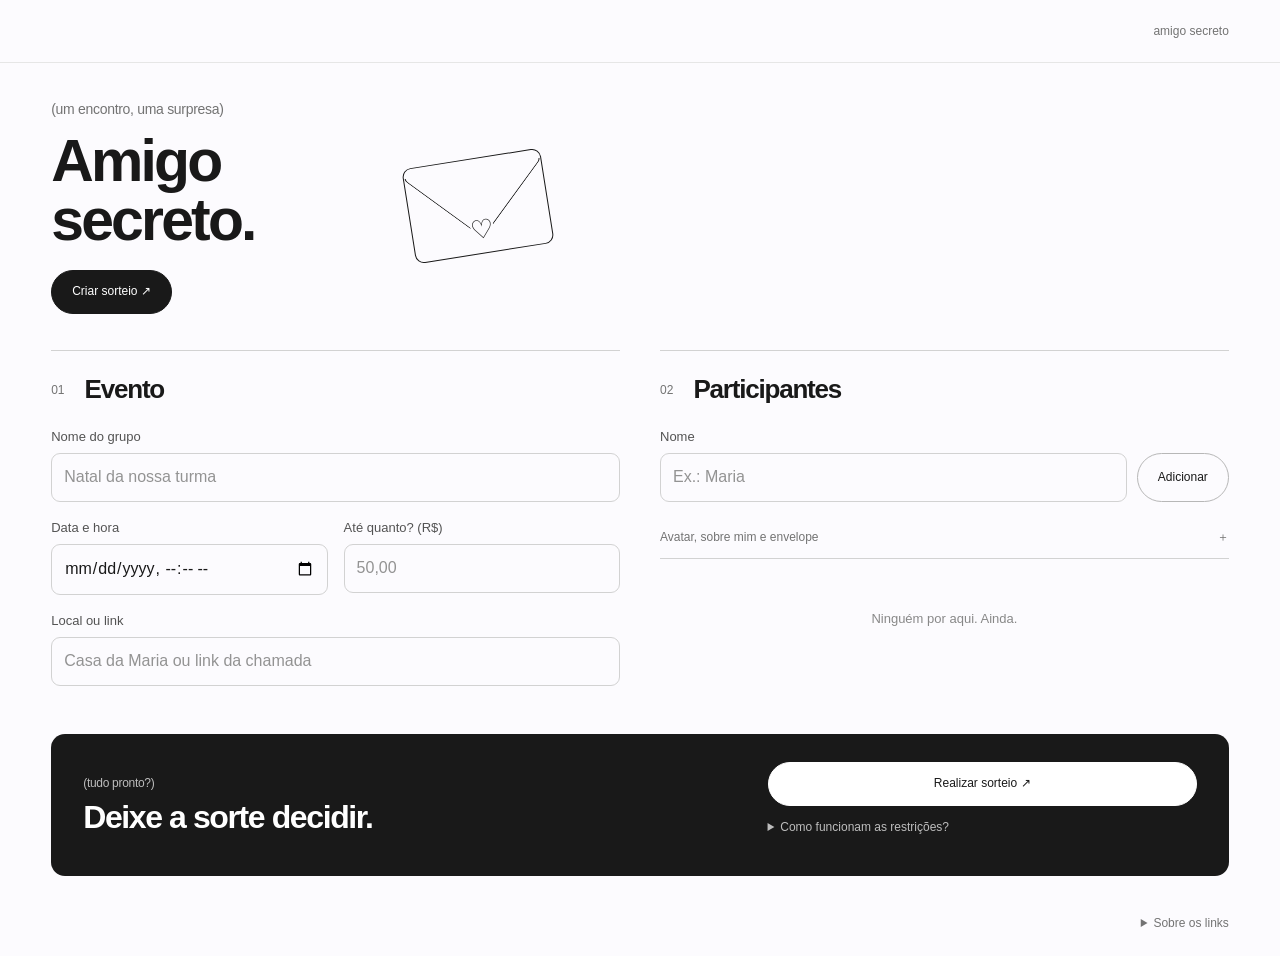
<file: index.html>
<!doctype html>
<html lang="pt-BR">
<head>
  <meta charset="UTF-8">
  <meta name="viewport" content="width=device-width, initial-scale=1">
  <meta name="referrer" content="no-referrer">
  <title>Amigo Secreto</title>
  <link rel="stylesheet" href="style.css">
  <script src="script.js" defer></script>
</head>
<body data-page="organizar">
  <header class="brand"><a href="index.html"></a><span>amigo secreto</span></header>
  <main>
    <section class="intro"><div><span class="eyebrow">(um encontro, uma surpresa)</span><h1>Amigo<br>secreto.</h1><a class="button primary" href="#evento">Criar sorteio ↗</a></div><div class="hero-envelope" aria-hidden="true"><span>♡</span></div></section>
    <form id="config">
      <fieldset id="fields">
        <section class="card"><h2><span class="step">01</span> Evento</h2>
          <div class="grid">
            <label class="wide">Nome do grupo<input id="evento" required maxlength="100" placeholder="Natal da nossa turma"></label>
            <label>Data e hora<input id="data" type="datetime-local" required></label>
            <label>Até quanto? (R$)<input id="valor" type="number" min="0" max="1000000" step="0.01" required placeholder="50,00" inputmode="decimal"></label>
            <label class="wide">Local ou link<input id="local" required maxlength="500" placeholder="Casa da Maria ou link da chamada"></label>
          </div>
        </section>
        <section class="card"><h2><span class="step">02</span> Participantes</h2>
          <label for="nome">Nome</label><div class="add-row"><input id="nome" maxlength="80" placeholder="Ex.: Maria" autocomplete="off"><button id="adicionar" type="button">Adicionar</button></div>
          <details class="profile-editor"><summary>Avatar, sobre mim e envelope <span>＋</span></summary><div class="profile-content">
            <fieldset><legend>Avatar</legend><div id="avatares" class="avatar-picker"></div></fieldset>
            <label for="sobre">Sobre mim</label><textarea id="sobre" maxlength="400" rows="3" placeholder="Gostos, tamanho de roupa, ideias de presente…"></textarea>
            
            <fieldset><legend>Envelope</legend><div id="cores" class="color-picker"></div></fieldset>
            <div id="mini-envelope" class="mini-envelope" aria-hidden="true">✉</div>
          </div></details>
          <div id="participantes" class="participants"></div><p id="vazio" class="empty">Ninguém por aqui. Ainda.</p>
        </section>
        <section class="draw-panel"><div><span class="eyebrow">(tudo pronto?)</span><h2>Deixe a sorte<br> decidir.</h2></div><div><button class="primary full" type="submit">Realizar sorteio ↗</button><details class="help"><summary>Como funcionam as restrições?</summary><p>Ninguém tira a si mesmo. Em cada perfil, marque quem a pessoa não pode tirar. Para bloquear um par nos dois sentidos, marque nos dois perfis.</p></details></div></section>
      </fieldset>
    </form>
    <p id="status" role="status" aria-live="polite"></p>
    <section id="resultado" class="card" hidden tabindex="-1"><span class="eyebrow">(convites)</span><h2>Segredos prontos.</h2><p>Um link para cada pessoa.</p><div id="links"></div><div class="actions"><button id="copiar-backup" type="button">Copiar todos</button><button id="baixar-backup" type="button">Baixar backup</button></div><p class="hint">Baixe o backup antes de sair. Não salvamos os resultados.</p><button id="novo" class="text-button" type="button">Refazer sorteio</button><p class="hint">Links antigos continuam válidos se você refizer.</p></section>
    <footer><span></span><details><summary>Sobre os links</summary><p>Quem tem o link pode abrir o resultado. Base64 não é criptografia. Guarde seu backup em particular.</p></details></footer>
  </main>
  <noscript>Ative o JavaScript para realizar o sorteio.</noscript>
</body>
</html>
</file>
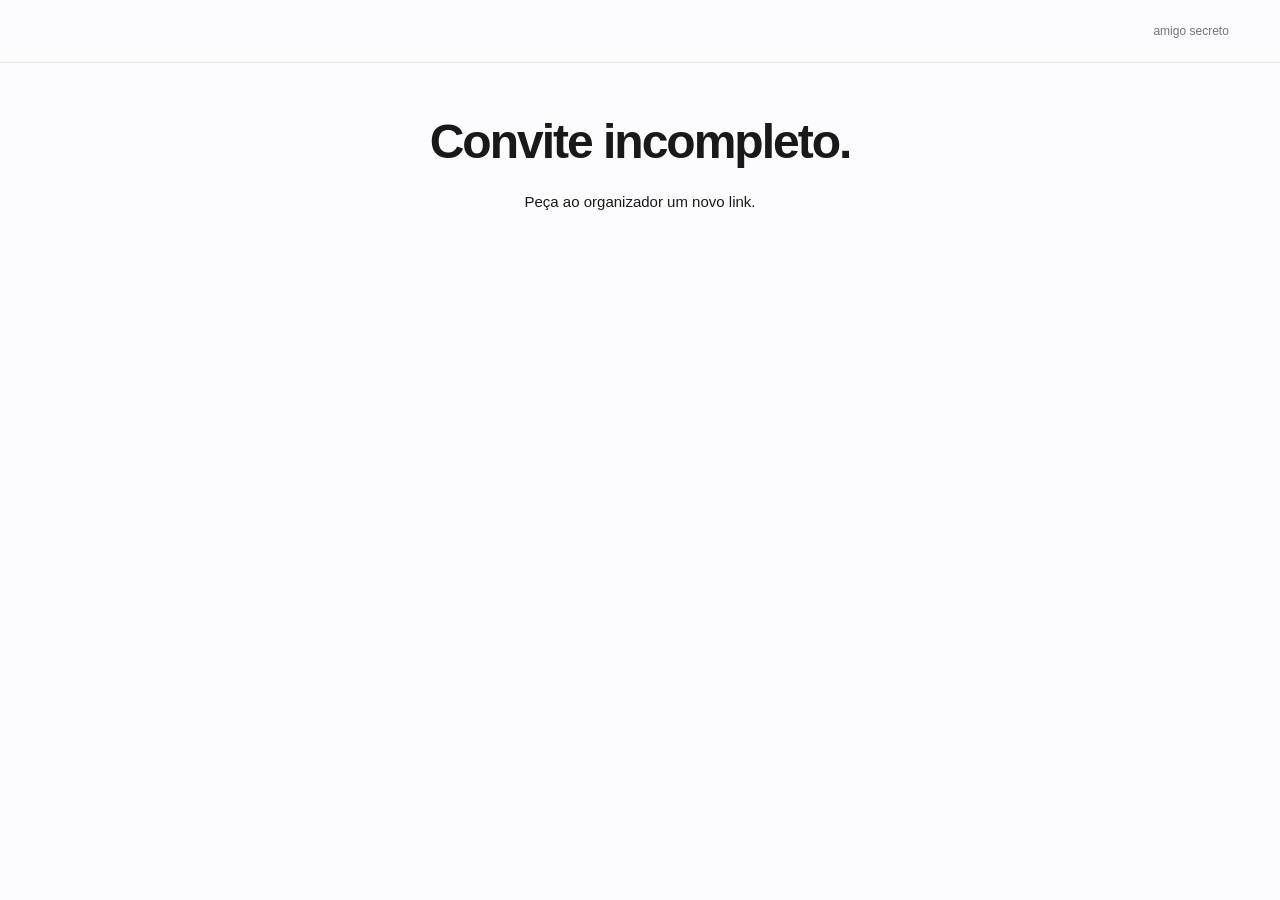
<file: revelar.html>
<!doctype html>
<html lang="pt-BR">
<head>
  <meta charset="UTF-8">
  <meta name="viewport" content="width=device-width, initial-scale=1">
  <meta name="referrer" content="no-referrer">
  <meta name="robots" content="noindex, nofollow">
  <title>Um segredo para você</title>
  <link rel="stylesheet" href="style.css">
  <script src="script.js" defer></script>
</head>
<body data-page="revelar">
  <header class="brand"><a href="index.html"></a><span>amigo secreto</span></header>
  <main class="reveal-layout">
    <section id="convite" class="card invitation" hidden>
      <span class="eyebrow">(só entre nós)</span>
      <h1 id="saudacao"></h1><h2 id="grupo"></h2>
      <dl class="details"><dt>Quando</dt><dd id="encontro"></dd><dt>Onde</dt><dd id="endereco"></dd><dt>Presente até</dt><dd id="limite"></dd></dl>
      <div id="envelope" class="envelope" aria-hidden="true"><div class="envelope-letter">✦<br>Um segredo só seu</div><div class="envelope-front"></div><div class="envelope-flap"></div><span class="envelope-seal">✦</span></div>
      <div id="capa"><button id="revelar" class="primary full" type="button">Abrir meu envelope</button></div>
      <div id="segredo" class="secret" hidden aria-live="polite"><p>Você tirou</p><div id="avatar-sorteado" class="revealed-avatar"></div><h2 id="sorteado" tabindex="-1"></h2><div class="gift-tips"><h3>Sobre mim</h3><p id="dicas"></p></div><small>Salve este link. Guarde o segredo.</small></div>
    </section>
    <section id="erro" class="card invitation" hidden><h1>Convite incompleto.</h1><p>Peça ao organizador um novo link.</p></section>
    <footer></footer>
  </main><noscript>Ative o JavaScript para abrir seu convite.</noscript>
</body>
</html>
</file>
<file: style.css>
:root{color-scheme:light;--ink:#191919;--muted:#737373;--line:#d2d2d2;--green:#191919;--gold:#737373}
*{box-sizing:border-box}html{scroll-behavior:smooth;scroll-padding-top:28px}body{margin:32px auto;background:#353535;color:var(--ink);font:14px/1.5 Arial,Helvetica,sans-serif;max-width:1080px;padding:0 20px}body::before{content:"";position:fixed;inset:0;z-index:-1;background:#353535}.brand,main{background:#fcfbfe}.brand{padding:28px 8%;border-radius:25px 25px 0 0;display:flex;justify-content:space-between;align-items:center;font-size:12px}.brand a{font-size:18px;font-weight:700;letter-spacing:-1px;color:inherit;text-decoration:none}.brand span{color:var(--muted)}main{padding:0 8% 26px;border-radius:0 0 25px 25px}.intro{min-height:370px;display:flex;align-items:center;justify-content:space-between;gap:24px;padding:50px 0 65px}.eyebrow{display:block;color:var(--muted);font-size:14px;font-weight:400;letter-spacing:-.3px}h1{font-size:clamp(48px,7vw,78px);font-weight:650;line-height:.96;letter-spacing:-4px;margin:20px 0 26px}h2{font-size:29px;line-height:1.08;letter-spacing:-1.2px;margin:0 0 30px;font-weight:600}p{margin:12px 0}.hero-envelope{position:relative;flex-shrink:0;width:190px;height:130px;border:1.5px solid #191919;border-radius:9px;transform:rotate(-9deg);margin-right:22px}.hero-envelope::before{content:"";position:absolute;left:26px;top:-56px;width:133px;height:133px;border:1.5px solid #191919;border-radius:6px;transform:rotate(45deg);clip-path:polygon(100% 0,100% 100%,0 100%)}.hero-envelope span{position:absolute;bottom:12px;left:80px;font-size:32px;background:#fcfbfe;line-height:1}.card{padding:28px 0 36px;margin:0 0 18px;border-top:1px solid var(--line)}.step{display:inline-block;vertical-align:middle;margin-right:14px;font-size:12px;font-weight:400;letter-spacing:0;color:var(--muted)}fieldset{border:0;margin:0;padding:0;min-width:0}.grid{display:grid;grid-template-columns:1fr 1fr;gap:20px}.wide{grid-column:1/-1}label,legend{display:block;font-size:12px;font-weight:400;color:#535353}input,textarea{width:100%;min-width:0;padding:13px 14px;margin:7px 0 0;border:1px solid var(--line);border-radius:9px;background:transparent;font:14px/1.4 Arial,Helvetica,sans-serif;color:var(--ink)}textarea{resize:vertical}input::placeholder,textarea::placeholder{color:#939393}button,.button{display:inline-flex;align-items:center;justify-content:center;min-height:44px;border:1px solid #b7b7b7;border-radius:28px;background:transparent;padding:11px 20px;color:var(--ink);text-decoration:none;font:12px/1.4 Arial,Helvetica,sans-serif;cursor:pointer}button:hover,.button:hover{background:#eaeaea}.primary{color:white;background:#191919;border-color:#191919}.primary:hover{background:#373737}.full{width:100%}button:disabled{opacity:.5;cursor:default}button:focus-visible,a:focus-visible,input:focus-visible,textarea:focus-visible,summary:focus-visible{outline:2px solid #555;outline-offset:4px}.add-row{display:flex;gap:10px;margin-top:7px}.add-row input{margin:0}.profile-editor{margin:20px 0 24px;border-bottom:1px solid var(--line)}summary{cursor:pointer;padding:12px 0;font-size:12px;color:var(--muted)}.profile-editor>summary{list-style:none;display:flex;justify-content:space-between}.profile-editor>summary::-webkit-details-marker{display:none}.profile-content{padding:12px 0 20px}.avatar-picker,.color-picker{display:flex;gap:12px;flex-wrap:wrap;margin:12px 0 20px}.avatar-choice{font-size:25px;width:44px;height:44px;border:1px solid var(--line);border-radius:10px;padding:4px}.avatar-choice[aria-pressed=true],.color-choice[aria-pressed=true]{outline:2px solid #191919;outline-offset:3px}.color-choice{width:28px;height:28px;min-height:28px;padding:0;border:2px solid #fff;border-radius:50%;margin:6px}.color-choice[aria-pressed=true]::after{content:'✓';color:white}.mini-envelope{display:none}.profile-content fieldset:last-of-type{margin-top:20px}.empty{padding:32px 12px;text-align:center;color:#888;font-size:13px}.participants{display:grid;grid-template-columns:1fr 1fr;gap:12px}.participant{padding:18px;border:1px solid #bfbfbf;border-radius:12px;min-width:0}.person-head{display:flex;align-items:center;justify-content:space-between;gap:8px}.person-head strong{overflow-wrap:anywhere;font-size:16px;font-weight:500}.remove{font-size:11px;border:0;padding:6px;color:var(--muted)}.choices{display:grid;gap:12px;padding:12px 0}.choices label{display:flex;gap:8px;align-items:center;overflow-wrap:anywhere}input[type=checkbox]{width:18px;height:18px;flex-shrink:0;accent-color:#191919;margin:0}.draw-panel{margin:34px -9.524% 0;padding:48px 8%;display:grid;grid-template-columns:1fr 1fr;align-items:center;gap:35px;background:#191919;color:white}.draw-panel h2{font-size:40px;margin:16px 0 0;letter-spacing:-2px}.draw-panel .primary{background:white;color:#191919;border-color:white}.draw-panel summary,.draw-panel .eyebrow{color:#bdbdbd}.help p{font-size:12px;color:#bdbdbd}.actions{display:flex;flex-wrap:wrap;gap:8px}.link-row{display:flex;justify-content:space-between;align-items:center;gap:16px;padding:20px 0;border-bottom:1px solid var(--line)}.link-row strong{overflow-wrap:anywhere}.hint,small{display:block;font-size:12px;font-weight:400;color:var(--muted)}#resultado{padding-top:35px}#resultado h2{margin:15px 0}#resultado>.actions{margin-top:26px}.text-button{padding-left:0;border:0;text-decoration:underline}#status:not(:empty){padding:16px;border:1px solid var(--line);border-radius:10px;margin:22px 0;font-size:13px}footer{display:flex;justify-content:space-between;gap:20px;align-items:baseline;padding:32px 0 0;color:var(--muted);font-size:12px}footer details{max-width:320px;text-align:right}footer summary{padding:0}footer p{font-size:11px}.reveal-layout{padding-top:35px;min-height:85vh}.invitation{max-width:530px;margin:auto;border:0;text-align:center;padding-top:15px}.invitation h1{font-size:50px;letter-spacing:-2px;overflow-wrap:anywhere}.invitation h2{font-size:18px;font-weight:400;letter-spacing:-.4px;overflow-wrap:anywhere}.details{display:grid;grid-template-columns:auto 1fr;gap:13px 20px;text-align:left;border-top:1px solid var(--line);border-bottom:1px solid var(--line);padding:22px 0;margin:32px 0}.details dt{color:var(--muted);font-size:12px}.details dd{margin:0;text-align:right;overflow-wrap:anywhere;font-size:13px}.secret{padding:30px 0;animation:appear .6s ease both}.secret h2{font-size:42px;font-weight:600;letter-spacing:-2px;margin:20px 0}.revealed-avatar{font-size:70px;line-height:1.4}.gift-tips{border:1px solid var(--line);border-radius:12px;padding:22px;text-align:left;margin:25px 0}.gift-tips h3{font-size:12px;color:var(--muted);font-weight:400;margin:0}.gift-tips p{white-space:pre-wrap;overflow-wrap:anywhere}[hidden]{display:none!important}@keyframes appear{from{opacity:0;transform:translateY(12px)}to{opacity:1;transform:none}}
@media(max-width:600px){body{margin:0;padding:0}.brand{border-radius:0;padding:22px 6%}main{padding:0 6% 22px;border-radius:0}.intro{min-height:300px;padding:40px 0 45px;gap:16px}.intro h1{font-size:55px;letter-spacing:-3px}.intro .eyebrow{font-size:11px}.hero-envelope{width:90px;height:66px;margin:0 8px 0 0}.hero-envelope::before{width:62px;height:62px;left:12px;top:-26px}.hero-envelope span{left:32px;bottom:7px;font-size:24px}.grid{grid-template-columns:1fr;gap:16px}.wide{grid-column:auto}.participants{grid-template-columns:1fr}.draw-panel{margin:26px -6.818% 0;padding:36px 6%;grid-template-columns:1fr;gap:26px}.draw-panel h2{font-size:36px}.link-row{align-items:flex-start;flex-direction:column}.reveal-layout{padding-top:35px}.invitation h1{font-size:42px}.details{gap:14px}.avatar-picker{gap:10px}footer{padding-top:26px}}
@media(prefers-reduced-motion:reduce){html{scroll-behavior:auto}*,*::before,*::after{animation:none!important;transition:none!important}}
.envelope{--envelope-color:#42795f;position:relative;width:min(280px,90%);height:180px;margin:90px auto 28px;perspective:900px;border-radius:8px;background:var(--envelope-color);box-shadow:0 15px 25px #243d3625}.envelope-letter{position:absolute;inset:14px 18px;background:#fff9ed;border:1px solid #e4d7b9;border-radius:8px;padding:22px 8px;color:var(--gold);font:18px/1.8 Georgia,serif;transition:transform .7s ease .55s}.envelope-front{position:absolute;inset:0;background:var(--envelope-color);clip-path:polygon(0 0,50% 52%,100% 0,100% 100%,0 100%);filter:brightness(1.08);z-index:3;border-radius:0 0 8px 8px}.envelope-flap{position:absolute;inset:0;background:var(--envelope-color);filter:brightness(.88);clip-path:polygon(0 0,100% 0,50% 55%);transform-origin:top;transition:transform .65s ease;z-index:4;backface-visibility:visible}.envelope-seal{position:absolute;left:calc(50% - 20px);top:78px;width:40px;height:40px;display:grid;place-items:center;background:#e6c579;color:#71501c;border:3px double #ae843a;border-radius:50%;z-index:5;transition:opacity .2s}.envelope.open .envelope-flap{transform:rotateX(180deg);z-index:1}.envelope.open .envelope-seal{opacity:0}.envelope.open .envelope-letter{transform:translateY(-95px)}@media(prefers-reduced-motion:reduce){.envelope *{transition:none!important}}

/* Layout fluido: acompanha a janela sem uma moldura estreita. */
body{max-width:none;width:100%;margin:0;padding:0;background:#fcfbfe;font-size:15px}
body::before{background:#fcfbfe}
.brand,main{width:min(100%,1600px);margin-inline:auto;border-radius:0;padding-inline:clamp(20px,4vw,64px)}
.brand{padding-block:22px;border-bottom:1px solid #e6e6e6}
main{padding-bottom:24px}
.intro{min-height:0;padding-block:clamp(28px,4vh,46px);justify-content:flex-start;gap:clamp(45px,12vw,210px)}
.intro h1{font-size:clamp(44px,4.6vw,66px);letter-spacing:-2.8px;line-height:1;margin:12px 0 20px}
.hero-envelope{width:140px;height:96px;margin-right:18px}
.hero-envelope::before{width:98px;height:98px;left:19px;top:-41px}
.hero-envelope span{left:58px;bottom:10px;font-size:26px}
#fields{display:grid;grid-template-columns:minmax(0,1fr) minmax(0,1fr);gap:24px 40px;align-items:start}
#fields>.card{min-width:0;margin:0;padding:24px 0}
#fields>.draw-panel{grid-column:1/-1;margin:0;border-radius:14px;padding:28px 32px;grid-template-columns:minmax(0,1fr) minmax(220px,.65fr);gap:24px}
h2{font-size:26px;margin-bottom:24px}
.draw-panel h2{font-size:32px;margin-top:8px;letter-spacing:-1.4px}
.draw-panel h2 br{display:none}
.draw-panel .eyebrow{font-size:12px}
.grid{gap:16px}
label,legend{font-size:13px}
input,textarea{font-size:16px;padding:12px;max-width:100%}
.participants{grid-template-columns:repeat(auto-fit,minmax(min(100%,240px),1fr))}
.participant{min-width:0}
.empty{padding:20px 12px}
.profile-editor{margin-block:14px 18px}
.link-row,.actions,.person-head{min-width:0}
.link-row .actions{flex-shrink:0}
#resultado{margin-top:24px}
.reveal-layout{max-width:760px;min-height:calc(100svh - 72px);padding-top:clamp(20px,4vh,44px)}
.invitation{width:100%;max-width:560px;padding-top:0}
.invitation h1{font-size:clamp(34px,5vw,48px)}
footer{padding-top:26px}
@media(min-width:1600px){.intro{gap:220px}.intro h1{font-size:66px}}
@media(max-width:900px){
 #fields{grid-template-columns:minmax(0,1fr);gap:8px}
 #fields>.draw-panel{margin-top:12px;grid-template-columns:minmax(0,1fr) minmax(200px,.8fr)}
 .intro{justify-content:space-between;gap:24px;padding-block:30px}
 .participants{grid-template-columns:repeat(auto-fit,minmax(min(100%,260px),1fr))}
}
@media(max-width:600px){
 .brand,main{padding-inline:20px}
 .brand{padding-block:18px}
 .intro{padding-block:28px;gap:18px}
 .intro h1{font-size:44px;letter-spacing:-2px}
 .hero-envelope{width:90px;height:66px;margin-right:8px}
 .hero-envelope::before{width:62px;height:62px;left:12px;top:-26px}
 .hero-envelope span{left:32px;bottom:7px;font-size:24px}
 #fields>.draw-panel{padding:24px;grid-template-columns:minmax(0,1fr);gap:22px}
 .draw-panel h2{font-size:30px}
 .grid{grid-template-columns:minmax(0,1fr)}
 .link-row{align-items:stretch}
 .link-row .actions{flex-wrap:wrap}
 .actions>button,.actions>.button{flex:1 1 auto}
 .details{grid-template-columns:minmax(0,.6fr) minmax(0,1fr)}
 .reveal-layout{padding-top:24px}
}
@media(max-width:360px){
 .brand,main{padding-inline:16px}
 .intro h1{font-size:40px}
 .hero-envelope{width:72px;height:52px;margin-right:4px}
 .hero-envelope::before{width:50px;height:50px;left:9px;top:-21px}
 .hero-envelope span{left:25px;bottom:5px;font-size:20px}
 .intro .eyebrow{font-size:10px}
 .add-row{flex-wrap:wrap}
 .add-row input{flex:1 1 100%}
 .add-row button{width:100%}
}
</file>
